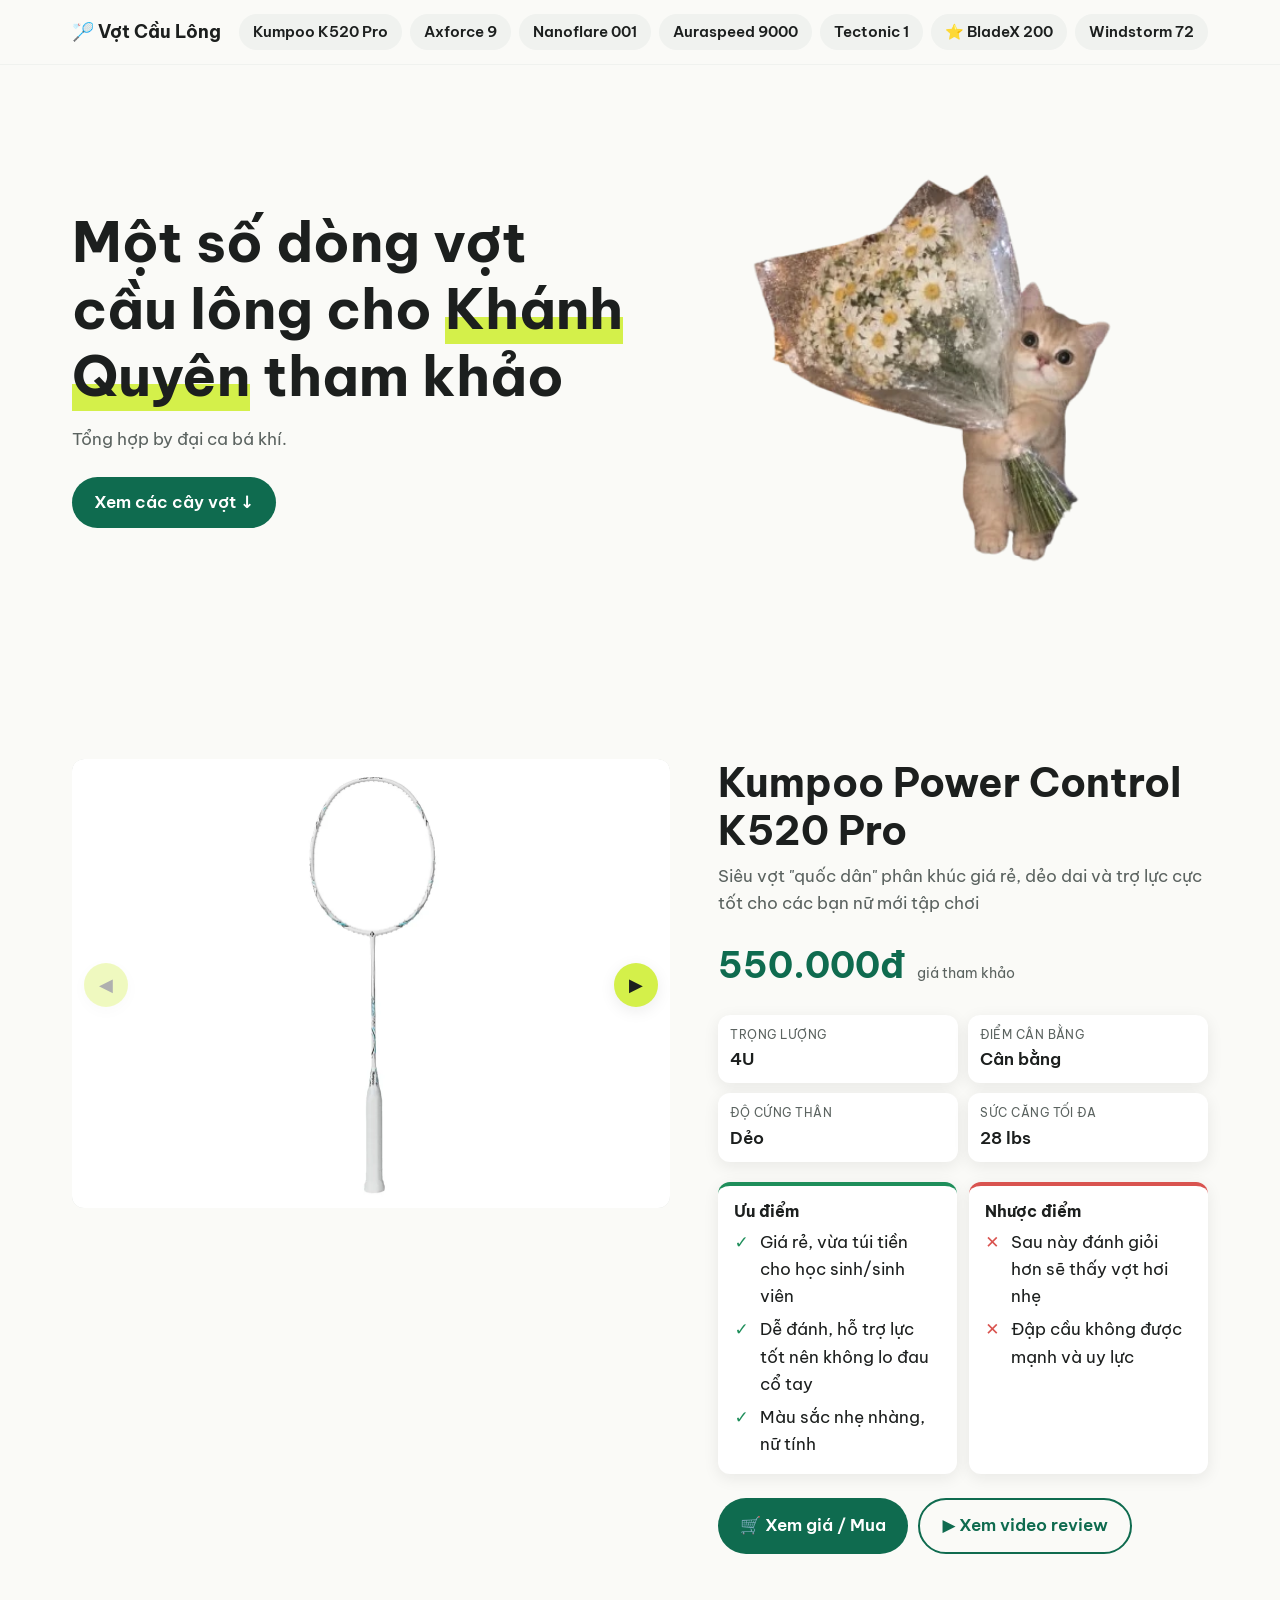
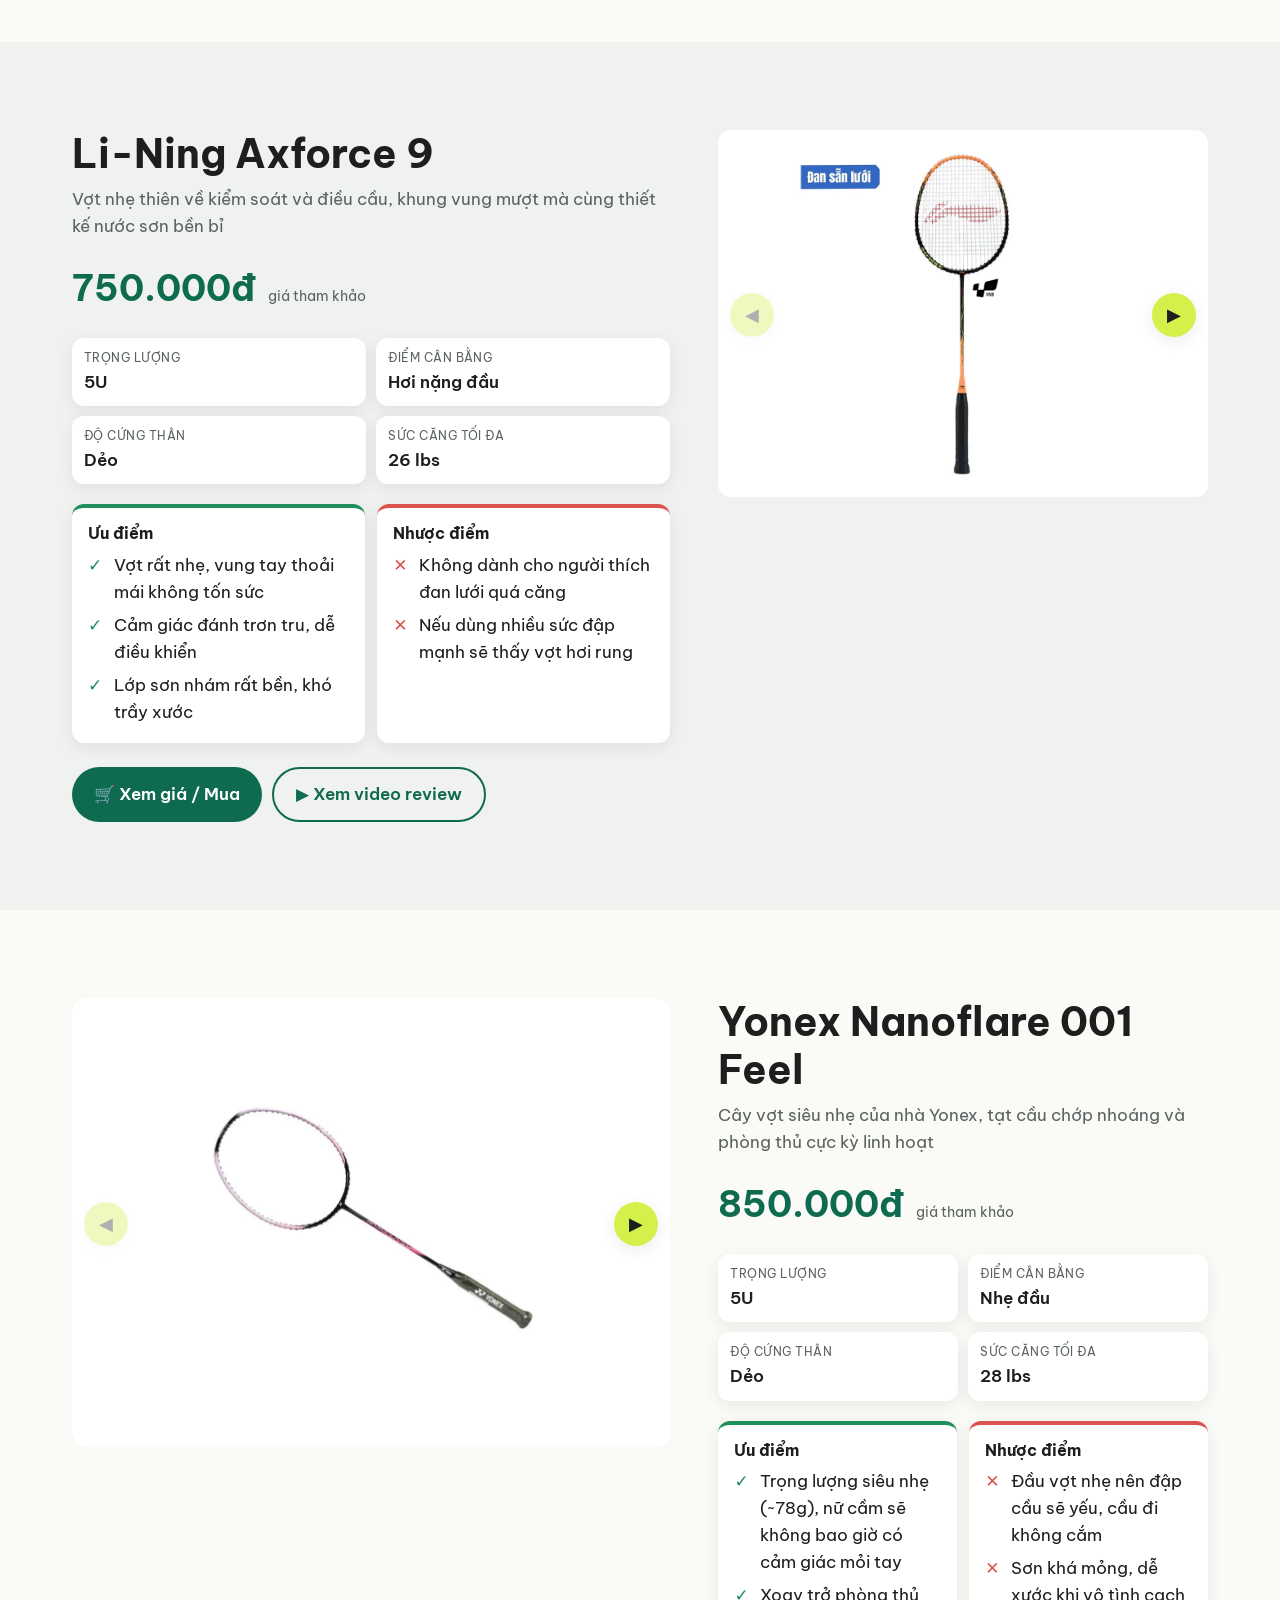
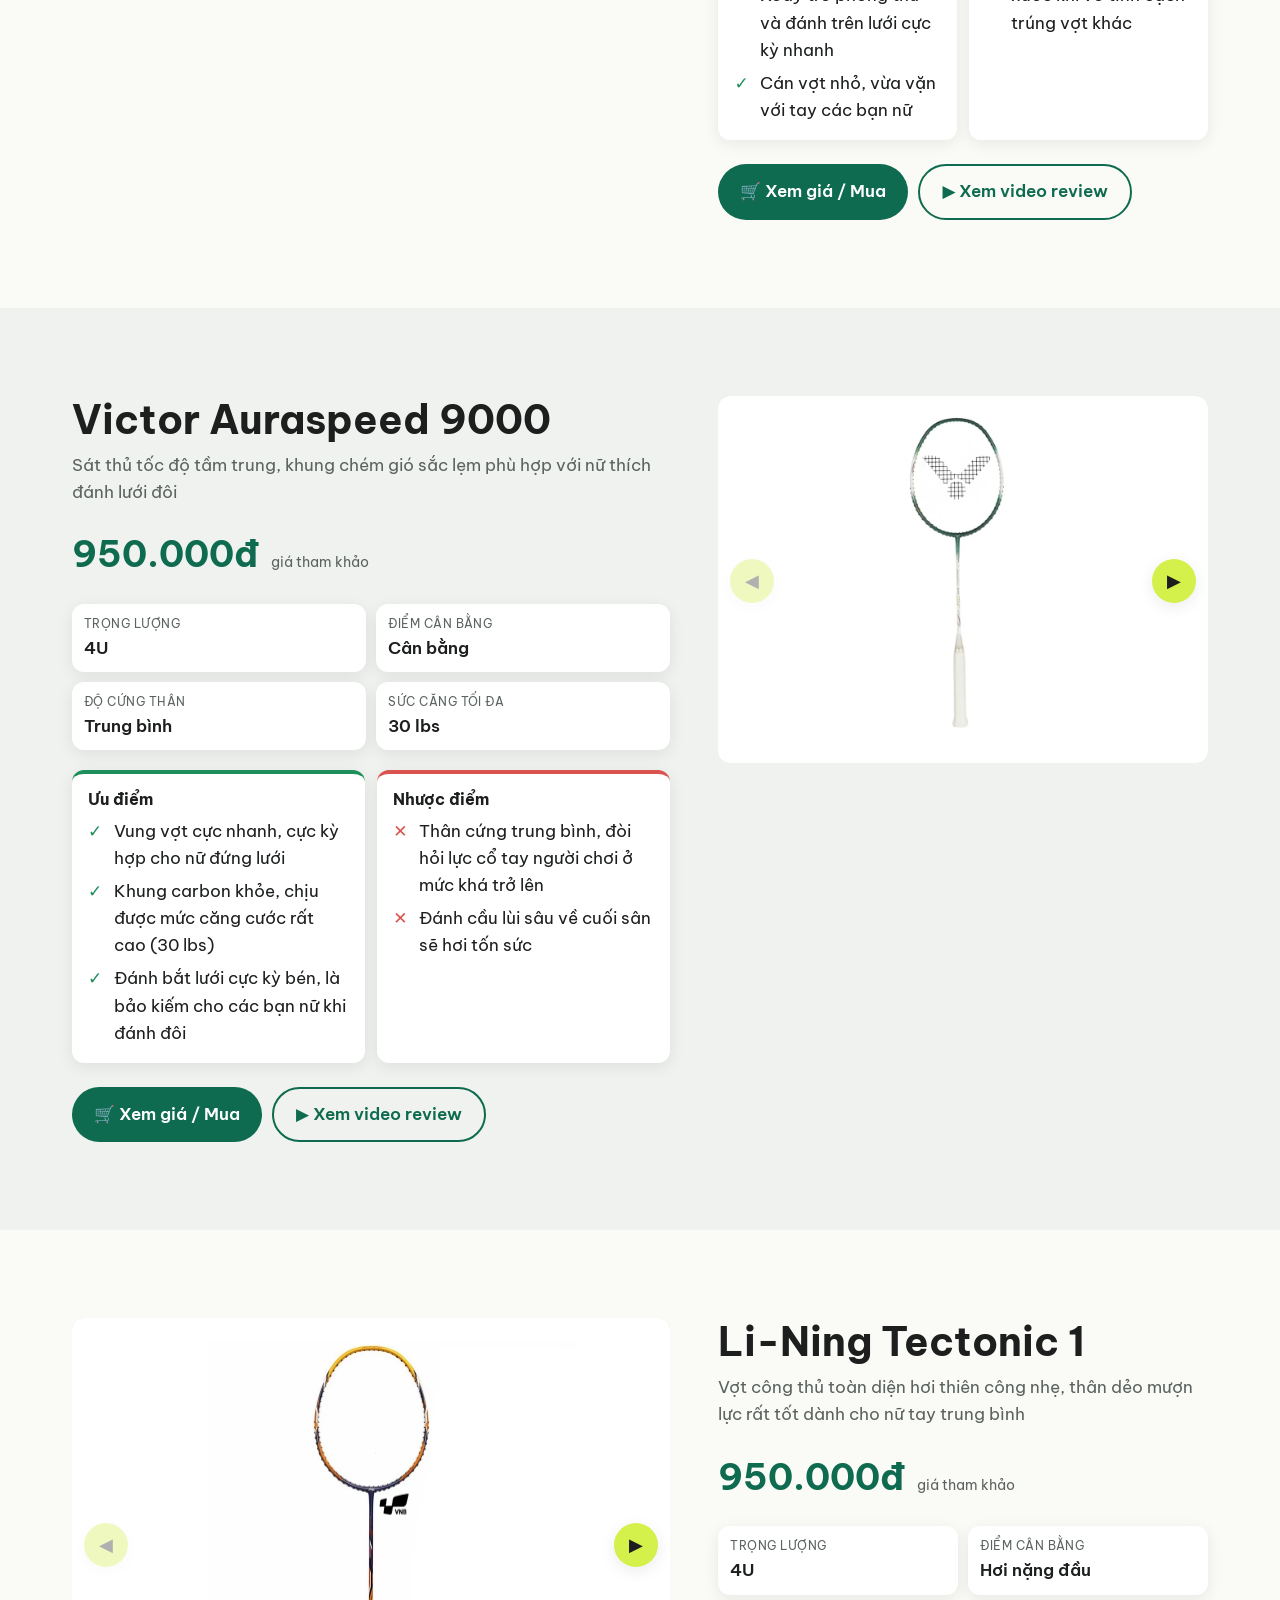
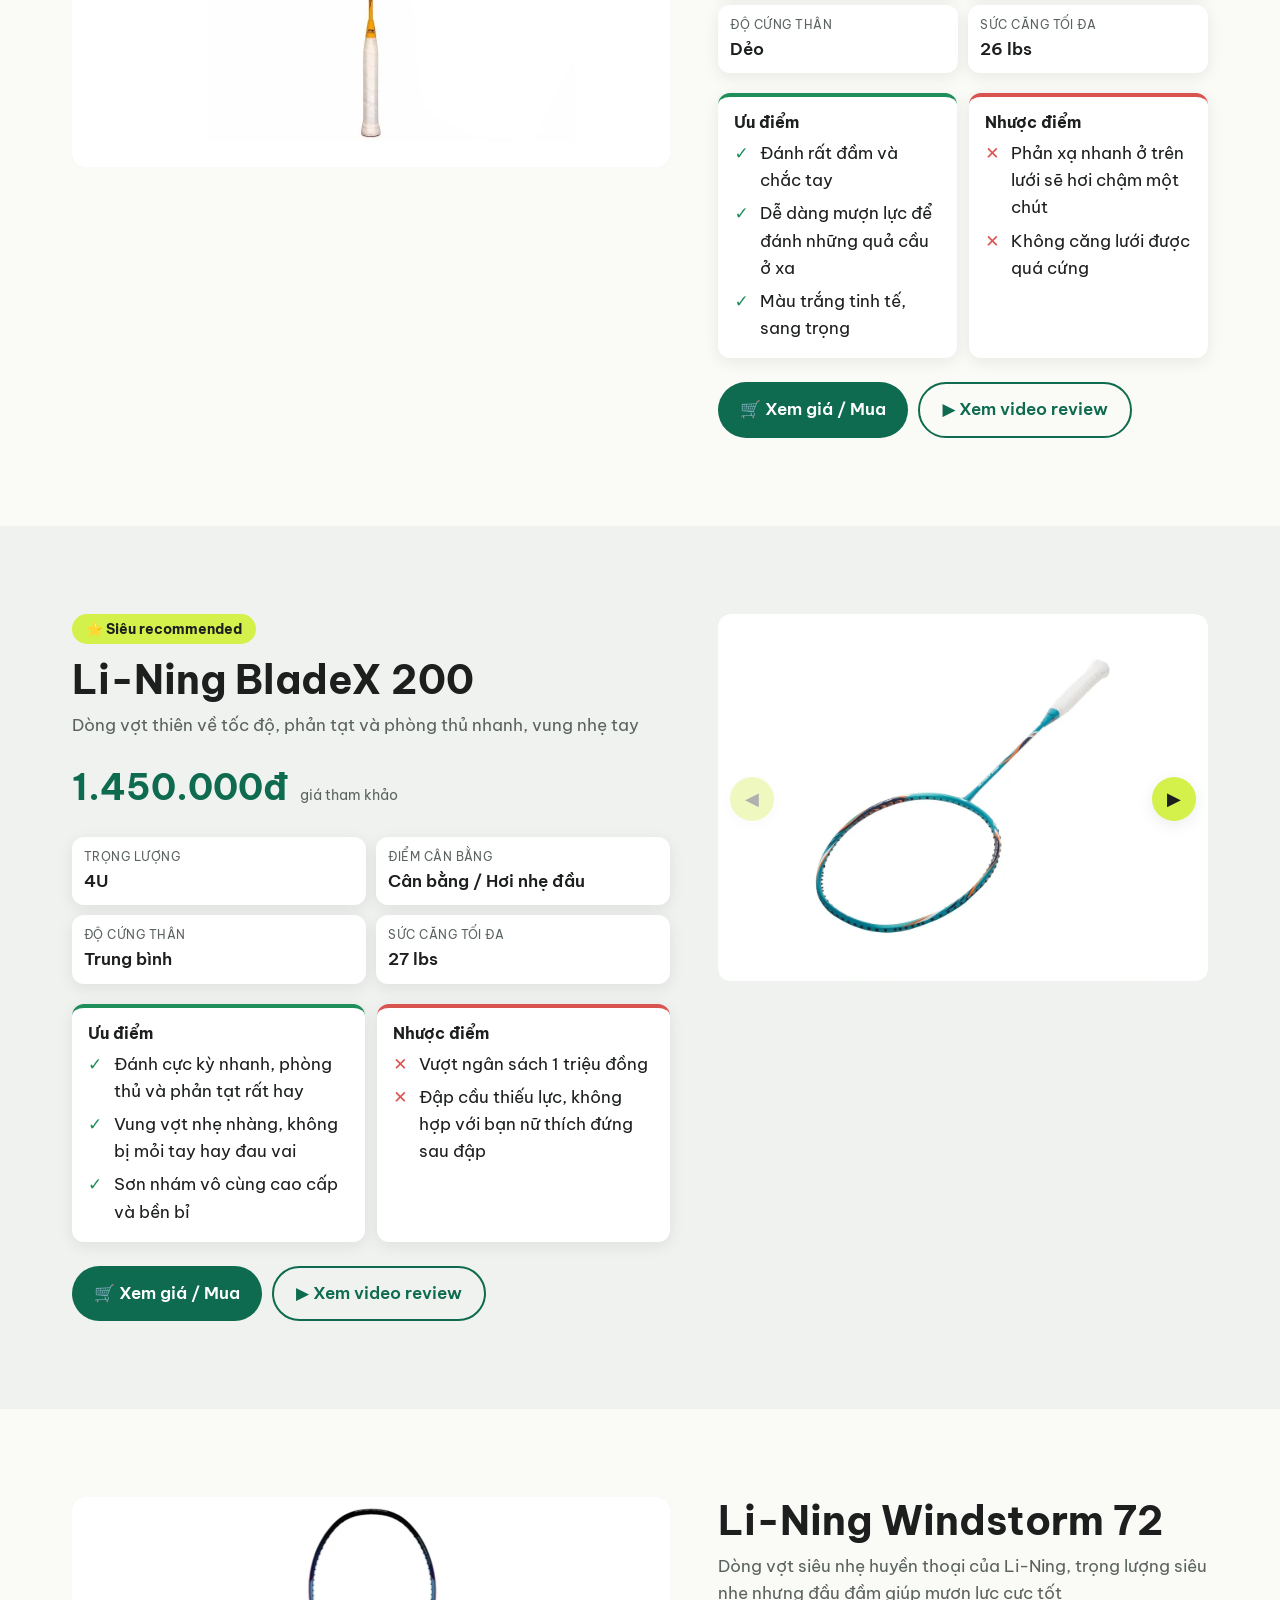
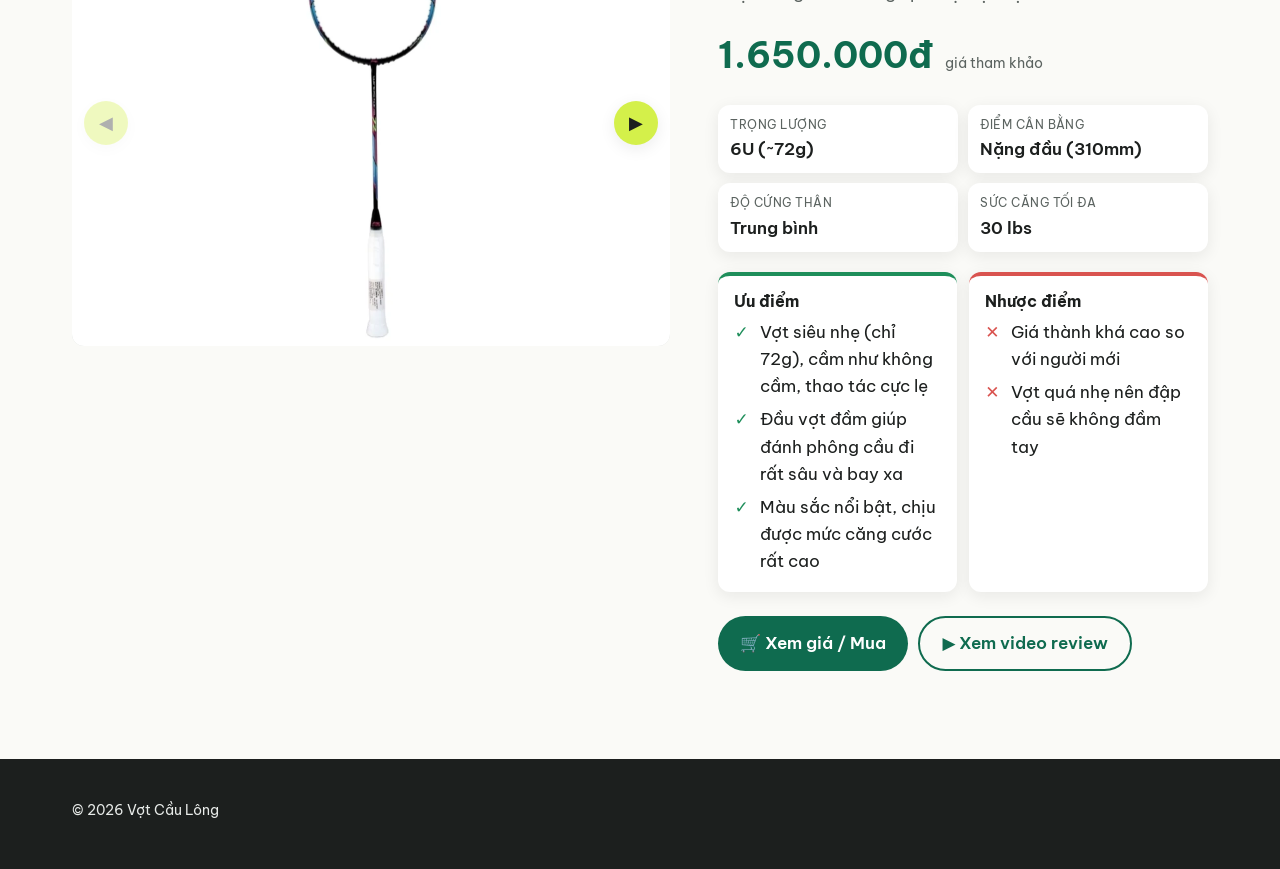
<file: index.html>
<!doctype html>
<html lang="vi">
<head>
  <meta charset="utf-8">
  <meta name="viewport" content="width=device-width, initial-scale=1">
  <title>Một số dòng vợt cầu lông đáng tham khảo</title>
  <meta name="description" content="Giới thiệu một số dòng vợt cầu lông: hình ảnh, giá, thông số, ưu nhược điểm, link mua và video.">

  <!-- Open Graph: hiện ảnh + tiêu đề khi chia sẻ link lên Facebook/Zalo.
       Sau khi deploy, đổi og:image thành URL tuyệt đối, ví dụ https://ten-mien.vercel.app/images/hero.webp -->
  <meta property="og:type" content="website">
  <meta property="og:title" content="Một số dòng vợt cầu lông đáng tham khảo">
  <meta property="og:description" content="Giá, thông số, ưu nhược điểm từng cây vợt, kèm link mua và video.">
  <meta property="og:image" content="images/hero.webp">

  <link rel="icon" href="data:image/svg+xml,%3Csvg xmlns=%22http://www.w3.org/2000/svg%22 viewBox=%220%200%20100%20100%22%3E%3Ctext%20y=%22.9em%22%20font-size=%2290%22%3E🏸%3C/text%3E%3C/svg%3E">
  <link rel="preconnect" href="https://fonts.googleapis.com">
  <link rel="preconnect" href="https://fonts.gstatic.com" crossorigin>
  <link href="https://fonts.googleapis.com/css2?family=Be+Vietnam+Pro:wght@400;600;700&amp;display=swap" rel="stylesheet">
  <link rel="stylesheet" href="css/style.css">
  <script src="js/gallery.js" defer></script>
</head>
<body>
  <header class="site-header">
    <div class="container site-header__inner">
      <a class="logo" href="#top">🏸 Vợt Cầu Lông</a>
      <nav class="site-nav" aria-label="Danh sách vợt">
        <!-- Mỗi vợt một dòng, nên dùng tên ngắn. href phải khớp id của section vợt -->
        <a href="#vot-1">Kumpoo K520 Pro</a>
        <a href="#vot-2">Axforce 9</a>
        <a href="#vot-3">Nanoflare 001</a>
        <a href="#vot-4">Auraspeed 9000</a>
        <a href="#vot-5">Tectonic 1</a>
        <a href="#vot-6">⭐ BladeX 200</a>
        <a href="#vot-7">Windstorm 72</a>
      </nav>
    </div>
  </header>

  <section class="hero" id="top">
    <div class="container hero__inner">
      <div class="hero__text">
        <h1 class="hero__title">Một số dòng vợt cầu lông cho <span class="highlight">Khánh Quyên</span> tham khảo</h1>
        <p class="hero__lead">Tổng hợp by đại ca bá khí.</p>
        <a class="btn btn--primary" href="#vot-1">Xem các cây vợt ↓</a>
      </div>
      <div class="hero__media frame" data-label="Ảnh bìa">
        <img src="images/hero.webp" alt="Chú mèo ôm bó hoa cúc trắng" onerror="this.remove()">
      </div>
    </div>
  </section>

  <main>
    <!-- ================= VỢT 1: copy từ dòng này =================
         Khi thêm vợt mới, đổi "vot-1" thành "vot-N" ở: id, aria-labelledby, id của h2, đường dẫn ảnh.
         Nhớ thêm link "#vot-N" vào menu ở header. -->
    <section class="racket" id="vot-1" aria-labelledby="vot-1-title">
      <div class="container racket__inner">
        <div class="racket__media">
          <div class="gallery">
            <div class="gallery__track" role="region" tabindex="0" aria-label="Ảnh Kumpoo Power Control K520 Pro">
              <!-- 3–5 ảnh: images/vot-1/1.webp … 5.webp. Ít ảnh hơn thì xoá bớt <figure> -->
              <figure class="slide frame" data-label="Ảnh 1"><img src="images/vot-1/1.webp" alt="Kumpoo K520 Pro, màu trắng" loading="lazy" onerror="this.remove()"></figure>
              <figure class="slide frame" data-label="Ảnh 2"><img src="images/vot-1/2.webp" alt="Kumpoo K520 Pro, màu đen" loading="lazy" onerror="this.remove()"></figure>
              <figure class="slide frame" data-label="Ảnh 3"><img src="images/vot-1/3.webp" alt="Kumpoo K520 Pro, màu trắng hồng" loading="lazy" onerror="this.remove()"></figure>
              <figure class="slide frame" data-label="Ảnh 4"><img src="images/vot-1/4.webp" alt="Kumpoo K520 Pro, màu trắng viền xanh vàng" loading="lazy" onerror="this.remove()"></figure>
            </div>
          </div>
        </div>
        <div class="racket__info">
          <h2 class="racket__name" id="vot-1-title">Kumpoo Power Control K520 Pro</h2>
          <p class="racket__tagline">Siêu vợt "quốc dân" phân khúc giá rẻ, dẻo dai và trợ lực cực tốt cho các bạn nữ mới tập chơi</p>
          <p class="price"><span class="price__value">550.000đ</span> <span class="price__note">giá tham khảo</span></p>
          <!-- Thông số nào không dùng thì xoá cả dòng <div class="spec"> -->
          <dl class="specs">
            <div class="spec"><dt>Trọng lượng</dt><dd>4U</dd></div>
            <div class="spec"><dt>Điểm cân bằng</dt><dd>Cân bằng</dd></div>
            <div class="spec"><dt>Độ cứng thân</dt><dd>Dẻo</dd></div>
            <div class="spec"><dt>Sức căng tối đa</dt><dd>28 lbs</dd></div>
          </dl>
          <div class="proscons">
            <div class="proscons__box proscons__box--pro">
              <h3>Ưu điểm</h3>
              <ul>
                <li>Giá rẻ, vừa túi tiền cho học sinh/sinh viên</li>
                <li>Dễ đánh, hỗ trợ lực tốt nên không lo đau cổ tay</li>
                <li>Màu sắc nhẹ nhàng, nữ tính</li>
              </ul>
            </div>
            <div class="proscons__box proscons__box--con">
              <h3>Nhược điểm</h3>
              <ul>
                <li>Sau này đánh giỏi hơn sẽ thấy vợt hơi nhẹ</li>
                <li>Đập cầu không được mạnh và uy lực</li>
              </ul>
            </div>
          </div>
          <div class="actions">
            <!-- Thay "#" bằng link mua (Shopee, Lazada, shop…) và link video (YouTube, TikTok…) -->
            <a class="btn btn--primary" href="https://shopvnb.com/vot-cau-long-kumpoo-power-control-k520-pro.html" target="_blank" rel="sponsored noopener">🛒 Xem giá / Mua</a>
            <a class="btn btn--secondary" href="https://www.youtube.com/watch?v=oPKC8yfj3J8" target="_blank" rel="noopener">▶ Xem video review</a>
          </div>
        </div>
      </div>
    </section>
    <!-- ================= VỢT 1: copy tới dòng này ================= -->

    <section class="racket" id="vot-2" aria-labelledby="vot-2-title">
      <div class="container racket__inner">
        <div class="racket__media">
          <div class="gallery">
            <div class="gallery__track" role="region" tabindex="0" aria-label="Ảnh Li-Ning Axforce 9">
              <figure class="slide frame" data-label="Ảnh 1"><img src="images/vot-2/1.webp" alt="Li-Ning Axforce 9, màu cam đen" loading="lazy" onerror="this.remove()"></figure>
              <figure class="slide frame" data-label="Ảnh 2"><img src="images/vot-2/2.webp" alt="Li-Ning Axforce 9, màu tím đen" loading="lazy" onerror="this.remove()"></figure>
              <figure class="slide frame" data-label="Ảnh 3"><img src="images/vot-2/3.webp" alt="Li-Ning Axforce 9, màu trắng xanh ngọc" loading="lazy" onerror="this.remove()"></figure>
              <figure class="slide frame" data-label="Ảnh 4"><img src="images/vot-2/4.webp" alt="Li-Ning Axforce 9, màu trắng hồng" loading="lazy" onerror="this.remove()"></figure>
              <figure class="slide frame" data-label="Ảnh 5"><img src="images/vot-2/5.webp" alt="Li-Ning Axforce 9, màu xanh dương nhạt" loading="lazy" onerror="this.remove()"></figure>
            </div>
          </div>
        </div>
        <div class="racket__info">
          <h2 class="racket__name" id="vot-2-title">Li-Ning Axforce 9</h2>
          <p class="racket__tagline">Vợt nhẹ thiên về kiểm soát và điều cầu, khung vung mượt mà cùng thiết kế nước sơn bền bỉ</p>
          <p class="price"><span class="price__value">750.000đ</span> <span class="price__note">giá tham khảo</span></p>
          <dl class="specs">
            <div class="spec"><dt>Trọng lượng</dt><dd>5U</dd></div>
            <div class="spec"><dt>Điểm cân bằng</dt><dd>Hơi nặng đầu</dd></div>
            <div class="spec"><dt>Độ cứng thân</dt><dd>Dẻo</dd></div>
            <div class="spec"><dt>Sức căng tối đa</dt><dd>26 lbs</dd></div>
          </dl>
          <div class="proscons">
            <div class="proscons__box proscons__box--pro">
              <h3>Ưu điểm</h3>
              <ul>
                <li>Vợt rất nhẹ, vung tay thoải mái không tốn sức</li>
                <li>Cảm giác đánh trơn tru, dễ điều khiển</li>
                <li>Lớp sơn nhám rất bền, khó trầy xước</li>
              </ul>
            </div>
            <div class="proscons__box proscons__box--con">
              <h3>Nhược điểm</h3>
              <ul>
                <li>Không dành cho người thích đan lưới quá căng</li>
                <li>Nếu dùng nhiều sức đập mạnh sẽ thấy vợt hơi rung</li>
              </ul>
            </div>
          </div>
          <div class="actions">
            <a class="btn btn--primary" href="https://thegioicaulong.vn/vot-cau-long-lining-axforce-9-orange/" target="_blank" rel="sponsored noopener">🛒 Xem giá / Mua</a>
            <a class="btn btn--secondary" href="https://www.youtube.com/results?search_query=review+vợt+cầu+lông+lining+axforce+9" target="_blank" rel="noopener">▶ Xem video review</a>
          </div>
        </div>
      </div>
    </section>

    <section class="racket" id="vot-3" aria-labelledby="vot-3-title">
      <div class="container racket__inner">
        <div class="racket__media">
          <div class="gallery">
            <div class="gallery__track" role="region" tabindex="0" aria-label="Ảnh Yonex Nanoflare 001 Feel">
              <figure class="slide frame" data-label="Ảnh 1"><img src="images/vot-3/1.webp" alt="Yonex Nanoflare 001 Feel, màu đen hồng" loading="lazy" onerror="this.remove()"></figure>
              <figure class="slide frame" data-label="Ảnh 2"><img src="images/vot-3/2.webp" alt="Yonex Nanoflare 001 Feel, màu xanh lá" loading="lazy" onerror="this.remove()"></figure>
              <figure class="slide frame" data-label="Ảnh 3"><img src="images/vot-3/3.webp" alt="Yonex Nanoflare 001 Feel, màu trắng xanh mint" loading="lazy" onerror="this.remove()"></figure>
            </div>
          </div>
        </div>
        <div class="racket__info">
          <h2 class="racket__name" id="vot-3-title">Yonex Nanoflare 001 Feel</h2>
          <p class="racket__tagline">Cây vợt siêu nhẹ của nhà Yonex, tạt cầu chớp nhoáng và phòng thủ cực kỳ linh hoạt</p>
          <p class="price"><span class="price__value">850.000đ</span> <span class="price__note">giá tham khảo</span></p>
          <dl class="specs">
            <div class="spec"><dt>Trọng lượng</dt><dd>5U</dd></div>
            <div class="spec"><dt>Điểm cân bằng</dt><dd>Nhẹ đầu</dd></div>
            <div class="spec"><dt>Độ cứng thân</dt><dd>Dẻo</dd></div>
            <div class="spec"><dt>Sức căng tối đa</dt><dd>28 lbs</dd></div>
          </dl>
          <div class="proscons">
            <div class="proscons__box proscons__box--pro">
              <h3>Ưu điểm</h3>
              <ul>
                <li>Trọng lượng siêu nhẹ (~78g), nữ cầm sẽ không bao giờ có cảm giác mỏi tay</li>
                <li>Xoay trở phòng thủ và đánh trên lưới cực kỳ nhanh</li>
                <li>Cán vợt nhỏ, vừa vặn với tay các bạn nữ</li>
              </ul>
            </div>
            <div class="proscons__box proscons__box--con">
              <h3>Nhược điểm</h3>
              <ul>
                <li>Đầu vợt nhẹ nên đập cầu sẽ yếu, cầu đi không cắm</li>
                <li>Sơn khá mỏng, dễ xước khi vô tình cạch trúng vợt khác</li>
              </ul>
            </div>
          </div>
          <div class="actions">
            <a class="btn btn--primary" href="https://fbshop.vn/p/vot-cau-long-yonex-nanoflare-001-feel/" target="_blank" rel="sponsored noopener">🛒 Xem giá / Mua</a>
            <a class="btn btn--secondary" href="https://www.youtube.com/results?search_query=đánh+giá+Yonex+Nanoflare+001+Feel+việt+nam" target="_blank" rel="noopener">▶ Xem video review</a>
          </div>
        </div>
      </div>
    </section>

    <section class="racket" id="vot-4" aria-labelledby="vot-4-title">
      <div class="container racket__inner">
        <div class="racket__media">
          <div class="gallery">
            <div class="gallery__track" role="region" tabindex="0" aria-label="Ảnh Victor Auraspeed 9000">
              <figure class="slide frame" data-label="Ảnh 1"><img src="images/vot-4/1.webp" alt="Victor Auraspeed 9000, màu xanh lá trắng" loading="lazy" onerror="this.remove()"></figure>
              <figure class="slide frame" data-label="Ảnh 2"><img src="images/vot-4/2.webp" alt="Victor Auraspeed 9000, màu đen tím" loading="lazy" onerror="this.remove()"></figure>
              <figure class="slide frame" data-label="Ảnh 3"><img src="images/vot-4/3.webp" alt="Victor Auraspeed 9000, đầu vợt màu xanh lá trắng" loading="lazy" onerror="this.remove()"></figure>
              <figure class="slide frame" data-label="Ảnh 4"><img src="images/vot-4/4.webp" alt="Victor Auraspeed 9000, đầu vợt màu đen tím" loading="lazy" onerror="this.remove()"></figure>
            </div>
          </div>
        </div>
        <div class="racket__info">
          <h2 class="racket__name" id="vot-4-title">Victor Auraspeed 9000</h2>
          <p class="racket__tagline">Sát thủ tốc độ tầm trung, khung chém gió sắc lẹm phù hợp với nữ thích đánh lưới đôi</p>
          <p class="price"><span class="price__value">950.000đ</span> <span class="price__note">giá tham khảo</span></p>
          <dl class="specs">
            <div class="spec"><dt>Trọng lượng</dt><dd>4U</dd></div>
            <div class="spec"><dt>Điểm cân bằng</dt><dd>Cân bằng</dd></div>
            <div class="spec"><dt>Độ cứng thân</dt><dd>Trung bình</dd></div>
            <div class="spec"><dt>Sức căng tối đa</dt><dd>30 lbs</dd></div>
          </dl>
          <div class="proscons">
            <div class="proscons__box proscons__box--pro">
              <h3>Ưu điểm</h3>
              <ul>
                <li>Vung vợt cực nhanh, cực kỳ hợp cho nữ đứng lưới</li>
                <li>Khung carbon khỏe, chịu được mức căng cước rất cao (30 lbs)</li>
                <li>Đánh bắt lưới cực kỳ bén, là bảo kiếm cho các bạn nữ khi đánh đôi</li>
              </ul>
            </div>
            <div class="proscons__box proscons__box--con">
              <h3>Nhược điểm</h3>
              <ul>
                <li>Thân cứng trung bình, đòi hỏi lực cổ tay người chơi ở mức khá trở lên</li>
                <li>Đánh cầu lùi sâu về cuối sân sẽ hơi tốn sức</li>
              </ul>
            </div>
          </div>
          <div class="actions">
            <a class="btn btn--primary" href="https://xbsports.vn/products/vot-cau-long-victor-auraspeed-9000-chinh-hang" target="_blank" rel="sponsored noopener">🛒 Xem giá / Mua</a>
            <a class="btn btn--secondary" href="https://www.youtube.com/watch?v=6mr85BKHnQE" target="_blank" rel="noopener">▶ Xem video review</a>
          </div>
        </div>
      </div>
    </section>

    <section class="racket" id="vot-5" aria-labelledby="vot-5-title">
      <div class="container racket__inner">
        <div class="racket__media">
          <div class="gallery">
            <div class="gallery__track" role="region" tabindex="0" aria-label="Ảnh Li-Ning Tectonic 1">
              <figure class="slide frame" data-label="Ảnh 1"><img src="images/vot-5/1.webp" alt="Li-Ning Tectonic 1, mặt trước" loading="lazy" onerror="this.remove()"></figure>
              <figure class="slide frame" data-label="Ảnh 2"><img src="images/vot-5/2.webp" alt="Li-Ning Tectonic 1, góc nghiêng" loading="lazy" onerror="this.remove()"></figure>
              <figure class="slide frame" data-label="Ảnh 3"><img src="images/vot-5/3.webp" alt="Li-Ning Tectonic 1, ảnh thật trên nền tối" loading="lazy" onerror="this.remove()"></figure>
              <figure class="slide frame" data-label="Ảnh 4"><img src="images/vot-5/4.webp" alt="Li-Ning Tectonic 1, mặt trước, cận cảnh" loading="lazy" onerror="this.remove()"></figure>
            </div>
          </div>
        </div>
        <div class="racket__info">
          <h2 class="racket__name" id="vot-5-title">Li-Ning Tectonic 1</h2>
          <p class="racket__tagline">Vợt công thủ toàn diện hơi thiên công nhẹ, thân dẻo mượn lực rất tốt dành cho nữ tay trung bình</p>
          <p class="price"><span class="price__value">950.000đ</span> <span class="price__note">giá tham khảo</span></p>
          <dl class="specs">
            <div class="spec"><dt>Trọng lượng</dt><dd>4U</dd></div>
            <div class="spec"><dt>Điểm cân bằng</dt><dd>Hơi nặng đầu</dd></div>
            <div class="spec"><dt>Độ cứng thân</dt><dd>Dẻo</dd></div>
            <div class="spec"><dt>Sức căng tối đa</dt><dd>26 lbs</dd></div>
          </dl>
          <div class="proscons">
            <div class="proscons__box proscons__box--pro">
              <h3>Ưu điểm</h3>
              <ul>
                <li>Đánh rất đầm và chắc tay</li>
                <li>Dễ dàng mượn lực để đánh những quả cầu ở xa</li>
                <li>Màu trắng tinh tế, sang trọng</li>
              </ul>
            </div>
            <div class="proscons__box proscons__box--con">
              <h3>Nhược điểm</h3>
              <ul>
                <li>Phản xạ nhanh ở trên lưới sẽ hơi chậm một chút</li>
                <li>Không căng lưới được quá cứng</li>
              </ul>
            </div>
          </div>
          <div class="actions">
            <a class="btn btn--primary" href="https://shopvnb.com/vot-cau-long-lining-tectonic-1-chinh-hang.html" target="_blank" rel="sponsored noopener">🛒 Xem giá / Mua</a>
            <a class="btn btn--secondary" href="https://www.youtube.com/watch?v=sR6961Rz7nI" target="_blank" rel="noopener">▶ Xem video review</a>
          </div>
        </div>
      </div>
    </section>

    <section class="racket" id="vot-6" aria-labelledby="vot-6-title">
      <div class="container racket__inner">
        <div class="racket__media">
          <div class="gallery">
            <div class="gallery__track" role="region" tabindex="0" aria-label="Ảnh Li-Ning BladeX 200">
              <figure class="slide frame" data-label="Ảnh 1"><img src="images/vot-6/1.webp" alt="Li-Ning BladeX 200, góc nghiêng" loading="lazy" onerror="this.remove()"></figure>
              <figure class="slide frame" data-label="Ảnh 2"><img src="images/vot-6/2.webp" alt="Li-Ning BladeX 200, cận đầu vợt" loading="lazy" onerror="this.remove()"></figure>
              <figure class="slide frame" data-label="Ảnh 3"><img src="images/vot-6/3.webp" alt="Li-Ning BladeX 200, mặt trước" loading="lazy" onerror="this.remove()"></figure>
            </div>
          </div>
        </div>
        <div class="racket__info">
          <!-- Nhãn nổi bật: xoá dòng này nếu không cần, hoặc copy sang vợt khác -->
          <p class="racket__badge">⭐ Siêu recommended</p>
          <h2 class="racket__name" id="vot-6-title">Li-Ning BladeX 200</h2>
          <p class="racket__tagline">Dòng vợt thiên về tốc độ, phản tạt và phòng thủ nhanh, vung nhẹ tay</p>
          <p class="price"><span class="price__value">1.450.000đ</span> <span class="price__note">giá tham khảo</span></p>
          <dl class="specs">
            <div class="spec"><dt>Trọng lượng</dt><dd>4U</dd></div>
            <div class="spec"><dt>Điểm cân bằng</dt><dd>Cân bằng / Hơi nhẹ đầu</dd></div>
            <div class="spec"><dt>Độ cứng thân</dt><dd>Trung bình</dd></div>
            <div class="spec"><dt>Sức căng tối đa</dt><dd>27 lbs</dd></div>
          </dl>
          <div class="proscons">
            <div class="proscons__box proscons__box--pro">
              <h3>Ưu điểm</h3>
              <ul>
                <li>Đánh cực kỳ nhanh, phòng thủ và phản tạt rất hay</li>
                <li>Vung vợt nhẹ nhàng, không bị mỏi tay hay đau vai</li>
                <li>Sơn nhám vô cùng cao cấp và bền bỉ</li>
              </ul>
            </div>
            <div class="proscons__box proscons__box--con">
              <h3>Nhược điểm</h3>
              <ul>
                <li>Vượt ngân sách 1 triệu đồng</li>
                <li>Đập cầu thiếu lực, không hợp với bạn nữ thích đứng sau đập</li>
              </ul>
            </div>
          </div>
          <div class="actions">
            <a class="btn btn--primary" href="https://shopvnb.com/vot-cau-long-lining-bladex-200.html" target="_blank" rel="sponsored noopener">🛒 Xem giá / Mua</a>
            <a class="btn btn--secondary" href="https://www.youtube.com/results?search_query=review+lining+bladex+200+việt+nam" target="_blank" rel="noopener">▶ Xem video review</a>
          </div>
        </div>
      </div>
    </section>

    <section class="racket" id="vot-7" aria-labelledby="vot-7-title">
      <div class="container racket__inner">
        <div class="racket__media">
          <div class="gallery">
            <div class="gallery__track" role="region" tabindex="0" aria-label="Ảnh Li-Ning Windstorm 72">
              <figure class="slide frame" data-label="Ảnh 1"><img src="images/vot-7/1.webp" alt="Li-Ning Windstorm 72, màu đen" loading="lazy" onerror="this.remove()"></figure>
              <figure class="slide frame" data-label="Ảnh 2"><img src="images/vot-7/2.webp" alt="Li-Ning Windstorm 72, màu xanh" loading="lazy" onerror="this.remove()"></figure>
              <figure class="slide frame" data-label="Ảnh 3"><img src="images/vot-7/3.webp" alt="Li-Ning Windstorm 72, màu tím hồng" loading="lazy" onerror="this.remove()"></figure>
              <figure class="slide frame" data-label="Ảnh 4"><img src="images/vot-7/4.webp" alt="Li-Ning Windstorm 72, màu cam" loading="lazy" onerror="this.remove()"></figure>
            </div>
          </div>
        </div>
        <div class="racket__info">
          <h2 class="racket__name" id="vot-7-title">Li-Ning Windstorm 72</h2>
          <p class="racket__tagline">Dòng vợt siêu nhẹ huyền thoại của Li-Ning, trọng lượng siêu nhẹ nhưng đầu đầm giúp mượn lực cực tốt</p>
          <p class="price"><span class="price__value">1.650.000đ</span> <span class="price__note">giá tham khảo</span></p>
          <dl class="specs">
            <div class="spec"><dt>Trọng lượng</dt><dd>6U (~72g)</dd></div>
            <div class="spec"><dt>Điểm cân bằng</dt><dd>Nặng đầu (310mm)</dd></div>
            <div class="spec"><dt>Độ cứng thân</dt><dd>Trung bình</dd></div>
            <div class="spec"><dt>Sức căng tối đa</dt><dd>30 lbs</dd></div>
          </dl>
          <div class="proscons">
            <div class="proscons__box proscons__box--pro">
              <h3>Ưu điểm</h3>
              <ul>
                <li>Vợt siêu nhẹ (chỉ 72g), cầm như không cầm, thao tác cực lẹ</li>
                <li>Đầu vợt đầm giúp đánh phông cầu đi rất sâu và bay xa</li>
                <li>Màu sắc nổi bật, chịu được mức căng cước rất cao</li>
              </ul>
            </div>
            <div class="proscons__box proscons__box--con">
              <h3>Nhược điểm</h3>
              <ul>
                <li>Giá thành khá cao so với người mới</li>
                <li>Vợt quá nhẹ nên đập cầu sẽ không đầm tay</li>
              </ul>
            </div>
          </div>
          <div class="actions">
            <a class="btn btn--primary" href="https://shopvnb.com/vot-cau-long-lining-windstorm-72.html" target="_blank" rel="sponsored noopener">🛒 Xem giá / Mua</a>
            <a class="btn btn--secondary" href="https://www.youtube.com/results?search_query=review+lining+windstorm+72+việt+nam" target="_blank" rel="noopener">▶ Xem video review</a>
          </div>
        </div>
      </div>
    </section>
  </main>

  <footer class="site-footer">
    <div class="container">
      <p>© 2026 Vợt Cầu Lông</p>
    </div>
  </footer>
</body>
</html>
</file>
<file: css/style.css>
/* ==========================================================================
   Vợt Cầu Lông: style.css
   Mobile-first. Đổi màu/bo góc: chỉ sửa các biến trong :root
   ========================================================================== */

:root {
  --bg: #FAFAF7;
  --bg-alt: #F0F2EF;
  --primary: #0F6B4F;
  --accent: #D4F04A;
  --text: #1C1F1E;
  --pro: #1E8E5A;
  --con: #D9534F;
  --radius: 12px;

  --surface: #FFFFFF;
  --muted: #5B6360;
  --placeholder: #D9DDD9;
  --on-dark: #E7EAE8;
  --header-bg: rgba(250, 250, 247, 0.92);
  --shadow: 0 4px 16px rgba(28, 31, 30, 0.08);

  --container: 1200px;
  --gutter: 16px;
  --header-h: 104px;
  --font: "Be Vietnam Pro", system-ui, -apple-system, "Segoe UI", Roboto, sans-serif;
}

@media (min-width: 640px) {
  :root { --gutter: 24px; }
}

@media (min-width: 1024px) {
  :root { --gutter: 32px; --header-h: 72px; }
}

/* ---------- Base ---------- */

*,
*::before,
*::after { box-sizing: border-box; }

html { scroll-behavior: smooth; }

body {
  margin: 0;
  background: var(--bg);
  color: var(--text);
  font-family: var(--font);
  font-size: clamp(1rem, 0.95rem + 0.25vw, 1.0625rem);
  line-height: 1.6;
  overflow-wrap: break-word;
  -webkit-font-smoothing: antialiased;
}

img { display: block; max-width: 100%; }

h1, h2, h3 { margin: 0; line-height: 1.2; }

a { color: var(--primary); }

:focus-visible {
  outline: 3px solid var(--primary);
  outline-offset: 3px;
}

.container {
  width: 100%;
  max-width: var(--container);
  margin-inline: auto;
  padding-inline: var(--gutter);
}

/* ---------- Header ---------- */

.site-header {
  position: sticky;
  top: 0;
  z-index: 10;
  background: var(--header-bg);
  backdrop-filter: blur(8px);
  border-bottom: 1px solid var(--bg-alt);
}

.site-header__inner {
  display: flex;
  flex-direction: column;
  gap: 4px;
  padding-block: 10px;
}

.logo {
  color: var(--text);
  font-size: 1.125rem;
  font-weight: 700;
  text-decoration: none;
}

/* Mobile: menu là một dải cuộn ngang tràn sát mép màn hình */
.site-nav {
  display: flex;
  gap: 8px;
  overflow-x: auto;
  scrollbar-width: none;
  margin-inline: calc(-1 * var(--gutter));
  padding: 4px var(--gutter);
}

.site-nav::-webkit-scrollbar { display: none; }

.site-nav a {
  flex: none;
  padding: 6px 14px;
  border-radius: 999px;
  background: var(--bg-alt);
  color: var(--text);
  font-size: 0.9375rem;
  font-weight: 600;
  text-decoration: none;
  white-space: nowrap;
}

.site-nav a:hover { background: var(--accent); }
.site-nav a:focus-visible { outline-offset: -3px; }

/* ---------- Hero ---------- */

.hero { padding-block: clamp(40px, 8vw, 96px); }

.hero__inner {
  display: grid;
  gap: 32px;
  align-items: center;
}

.hero__title {
  font-size: clamp(2rem, 1.4rem + 3vw, 3.5rem);
  font-weight: 700;
}

.highlight { background: linear-gradient(transparent 62%, var(--accent) 62%); }

.hero__lead {
  max-width: 52ch;
  margin: 16px 0 24px;
  color: var(--muted);
}

.hero__media {
  aspect-ratio: 4 / 3;
  border-radius: var(--radius);
}

/* Ảnh bìa đã tách nền (PNG/WebP trong suốt): hiện trọn ảnh, bỏ nền xám + nhãn chờ.
   Ảnh lỗi bị onerror xoá thì :has(img) không còn khớp và khung chờ hiện lại. */
.hero__media:has(img) { background: transparent; }
.hero__media:has(img)::before { content: none; }
.hero__media.frame img { object-fit: contain; }

/* ---------- Khung ảnh: nền xám + nhãn, ảnh thật nằm đè lên ---------- */

.frame {
  position: relative;
  overflow: hidden;
  background: var(--placeholder);
}

.frame::before {
  content: attr(data-label);
  position: absolute;
  inset: 0;
  display: grid;
  place-items: center;
  color: var(--muted);
  font-weight: 600;
}

.frame img {
  position: absolute;
  inset: 0;
  width: 100%;
  height: 100%;
  object-fit: cover;
}

/* ---------- Section vợt ---------- */

.racket {
  padding-block: clamp(48px, 7vw, 88px);
  scroll-margin-top: var(--header-h);
}

.racket:nth-of-type(even) { background: var(--bg-alt); }

.racket__inner {
  display: grid;
  gap: 28px;
}

.racket__media { min-width: 0; }

.racket__name {
  font-size: clamp(1.75rem, 1.3rem + 2vw, 2.5rem);
  font-weight: 700;
}

.racket__tagline {
  margin: 8px 0 0;
  color: var(--muted);
}

/* Nhãn nổi bật trên tên vợt, ví dụ "⭐ Siêu recommended" */
.racket__badge {
  display: inline-block;
  margin: 0 0 12px;
  padding: 4px 14px;
  border-radius: 999px;
  background: var(--accent);
  color: var(--text);
  font-size: 0.875rem;
  font-weight: 700;
}

/* ---------- Gallery ---------- */

.gallery { position: relative; }

.gallery__track {
  display: flex;
  gap: 12px;
  overflow-x: auto;
  scroll-snap-type: x mandatory;
  scroll-behavior: smooth;
  overscroll-behavior-x: contain;
  border-radius: var(--radius);
  padding-bottom: 4px;
}

/* Mobile: slide 85% để ló ảnh kế tiếp, gợi ý vuốt ngang */
.slide {
  flex: 0 0 85%;
  margin: 0;
  aspect-ratio: 4 / 3;
  border-radius: var(--radius);
  scroll-snap-align: start;
}

.gallery__btn { display: none; }

/* ---------- Giá ---------- */

.price {
  display: flex;
  flex-wrap: wrap;
  align-items: baseline;
  gap: 4px 12px;
  margin: 20px 0 0;
}

.price__value {
  color: var(--primary);
  font-size: clamp(1.75rem, 1.4rem + 1.5vw, 2.25rem);
  font-weight: 700;
}

.price__note {
  color: var(--muted);
  font-size: 0.875rem;
}

/* ---------- Thông số ---------- */

.specs {
  display: grid;
  grid-template-columns: repeat(2, 1fr);
  gap: 10px;
  margin: 20px 0 0;
}

.spec {
  padding: 10px 12px;
  border-radius: var(--radius);
  background: var(--surface);
  box-shadow: var(--shadow);
}

.spec dt {
  color: var(--muted);
  font-size: 0.75rem;
  letter-spacing: 0.04em;
  text-transform: uppercase;
}

.spec dd {
  margin: 2px 0 0;
  font-weight: 600;
}

/* ---------- Ưu / nhược ---------- */

.proscons {
  display: grid;
  gap: 12px;
  margin-top: 20px;
}

.proscons__box {
  padding: 16px;
  border-top: 4px solid;
  border-radius: var(--radius);
  background: var(--surface);
  box-shadow: var(--shadow);
}

.proscons__box--pro { border-top-color: var(--pro); }
.proscons__box--con { border-top-color: var(--con); }

.proscons__box h3 {
  margin-bottom: 8px;
  font-size: 1rem;
}

.proscons ul {
  display: grid;
  gap: 6px;
  margin: 0;
  padding: 0;
  list-style: none;
}

.proscons li {
  position: relative;
  padding-left: 26px;
}

.proscons li::before {
  position: absolute;
  top: 0;
  left: 0;
  font-weight: 700;
}

.proscons__box--pro li::before { content: "✓"; color: var(--pro); }
.proscons__box--con li::before { content: "✕"; color: var(--con); }

/* ---------- Nút ---------- */

/* Mobile: nút rộng hết hàng */
.actions {
  display: grid;
  gap: 10px;
  margin-top: 24px;
}

.btn {
  display: inline-flex;
  align-items: center;
  justify-content: center;
  gap: 8px;
  min-height: 48px;
  padding: 12px 22px;
  border-radius: 999px;
  font-weight: 600;
  text-decoration: none;
  transition: transform 0.15s, box-shadow 0.15s, background-color 0.15s;
}

.btn:hover {
  transform: translateY(-2px);
  box-shadow: var(--shadow);
}

.btn--primary {
  background: var(--primary);
  color: var(--surface);
}

.btn--secondary {
  border: 2px solid var(--primary);
  background: transparent;
  color: var(--primary);
}

.btn--secondary:hover { background: var(--accent); }

/* ---------- Footer ---------- */

.site-footer {
  padding-block: 40px;
  background: var(--text);
  color: var(--on-dark);
  font-size: 0.875rem;
}

.site-footer p { margin: 0 0 8px; }

/* ---------- Tablet (≥ 640px) ---------- */

@media (min-width: 640px) {
  .specs { grid-template-columns: repeat(4, 1fr); }
  .proscons { grid-template-columns: 1fr 1fr; }
  .actions { display: flex; flex-wrap: wrap; }
}

/* ---------- Desktop (≥ 1024px) ---------- */

@media (min-width: 1024px) {
  .site-header__inner {
    flex-direction: row;
    align-items: center;
    justify-content: space-between;
  }

  .site-nav {
    margin-inline: 0;
    padding-inline: 0;
    flex-wrap: wrap;
    justify-content: flex-end;
  }

  .specs { grid-template-columns: repeat(2, 1fr); }

  .hero__inner { grid-template-columns: 1fr 1fr; }

  /* Ảnh ~55%, thông tin ~45%; section chẵn đảo chiều cho so le */
  .racket__inner {
    grid-template-columns: minmax(0, 11fr) minmax(0, 9fr);
    gap: 48px;
    align-items: start;
  }

  .racket:nth-of-type(even) .racket__media { order: 2; }

  .slide { flex-basis: 100%; }

  .gallery__btn {
    position: absolute;
    top: 50%;
    display: grid;
    place-items: center;
    width: 44px;
    height: 44px;
    border: 0;
    border-radius: 50%;
    background: var(--accent);
    color: var(--text);
    font-size: 1.125rem;
    cursor: pointer;
    box-shadow: var(--shadow);
    transform: translateY(-50%);
    transition: opacity 0.2s;
  }

  .gallery__btn--prev { left: 12px; }
  .gallery__btn--next { right: 12px; }

  .gallery__btn:disabled {
    opacity: 0.35;
    cursor: default;
  }
}

/* ---------- Giảm chuyển động ---------- */

@media (prefers-reduced-motion: reduce) {
  html,
  .gallery__track { scroll-behavior: auto; }

  .btn,
  .gallery__btn { transition: none; }

  .btn:hover { transform: none; }
}
</file>
